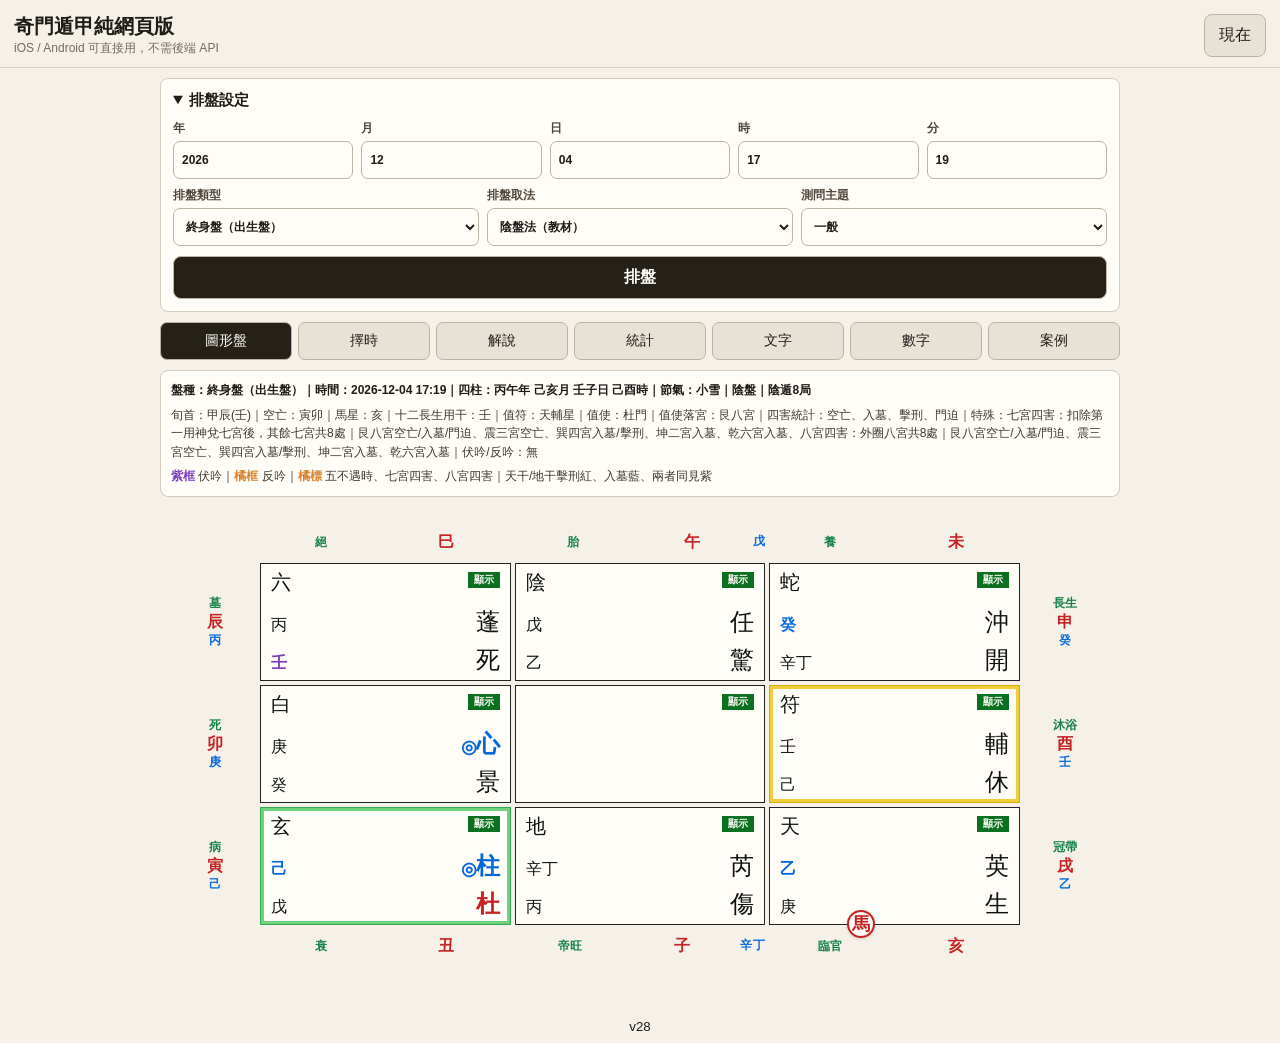
<file: index.html>
<!doctype html>
<html lang="zh-Hant">
<head>
  <meta charset="utf-8">
  <meta name="viewport" content="width=device-width, initial-scale=1, viewport-fit=cover">
  <meta name="theme-color" content="#f5f1e8">
  <meta name="apple-mobile-web-app-capable" content="yes">
  <meta name="apple-mobile-web-app-title" content="奇門靜態版">
  <meta name="apple-mobile-web-app-status-bar-style" content="default">
  <title>奇門遁甲純網頁版</title>
  <link rel="manifest" href="./manifest.webmanifest">
  <link rel="icon" href="./icon.svg" type="image/svg+xml">
  <link rel="apple-touch-icon" href="./icon.svg">
  <link rel="stylesheet" href="./styles.css?v=28">
</head>
<body>
  <header class="app-header">
    <div>
      <h1>奇門遁甲純網頁版</h1>
      <p>iOS / Android 可直接用，不需後端 API</p>
    </div>
    <button id="nowBtn" type="button">現在</button>
  </header>

  <main>
    <details id="chartSettings" class="panel controls" open>
      <summary>排盤設定</summary>
      <div class="form-grid">
        <label>年<input id="year" inputmode="numeric"></label>
        <label>月<input id="month" inputmode="numeric"></label>
        <label>日<input id="day" inputmode="numeric"></label>
        <label>時<input id="hour" inputmode="numeric"></label>
        <label>分<input id="minute" inputmode="numeric"></label>
      </div>
      <div class="form-stack">
        <label>排盤類型
          <select id="chartType">
            <option>終身盤（出生盤）</option>
            <option>時盤（預測盤）</option>
            <option>刻盤</option>
          </select>
        </label>
        <label>排盤取法
          <select id="yuanMethod">
            <option value="yinpan">陰盤法（教材）</option>
            <option value="branch">日支三元</option>
            <option value="fixed5">節氣五日</option>
          </select>
        </label>
        <label>測問主題
          <select id="topic">
            <option>一般</option>
            <option>財運</option>
            <option>投資</option>
            <option>感情</option>
            <option>事業</option>
            <option>健康</option>
            <option>失物</option>
            <option>店面客源</option>
            <option>合作人際</option>
          </select>
        </label>
      </div>
      <div id="queryConditions" class="segmented-row">
        <label>人在
          <select id="presence">
            <option>人在現場</option>
            <option>人不在現場</option>
          </select>
        </label>
        <label>問事者
          <select id="askerGender">
            <option>男問</option>
            <option>女問</option>
          </select>
        </label>
        <label>預測師
          <select id="divinerGender">
            <option>男預測師</option>
            <option>女預測師</option>
          </select>
        </label>
      </div>
      <button id="chartBtn" class="primary" type="button">排盤</button>
    </details>

    <nav class="tabs" aria-label="結果切換">
      <button class="tab active" data-tab="chart">圖形盤</button>
      <button class="tab" data-tab="daily">擇時</button>
      <button class="tab" data-tab="explain">解說</button>
      <button class="tab" data-tab="issues">統計</button>
      <button class="tab" data-tab="text">文字</button>
      <button class="tab" data-tab="number">數字</button>
      <button class="tab" data-tab="cases">案例</button>
    </nav>

    <section id="daily" class="tab-panel">
      <div class="panel daily-intro">
        <h2>一天各時辰求財取象比較</h2>
        <label>日期<input id="dailyDate" type="date"></label>
        <button id="dailyCompare" class="primary" type="button">比較今天各時辰</button>
        <p>評等規則：五不遇時，或全盤同時有干、門、星三伏吟或三反吟為「避開」。其餘所有主宮無四害為「上」，只有一個主宮有四害為「中」，其他為「下」。同一宮有多個用神時只計一個主宮，日干為戊時本人與本金同宮。全盤有伏吟或反吟但未達避開條件，降一級（上→中、中→下），註記「有伏吟/反吟，宜守不宜加碼」。主宮四害總數依各主宮四害種類計算。推薦依等級、主宮四害總數較少、全盤八宮四害數較少、時間較早依序排列，第二名為次選。</p>
        <label class="daily-remember"><input id="dailyRemember" type="checkbox">記住我的位置</label>
        <button id="dailyClearLocation" type="button">清除記住的位置</button>
        <p id="dailyLocationStatus" role="status"></p>
      </div>
      <div id="dailyResults" class="daily-results"></div>
      <p class="daily-notice">此為民俗取象參考。本專案以 5,990 期歷史資料檢驗，盤面標記與開獎結果無關，時辰與方位不改變中獎機率；請依原定預算購買，不要因取象加碼。</p>
    </section>

    <section id="chart" class="tab-panel active">
      <div class="meta-card">
        <strong id="headerText">尚未排盤</strong>
        <span id="summaryText"></span>
        <span class="legend-line"><b class="legend-fuyin">紫框</b> 伏吟｜<b class="legend-reverse">橘框</b> 反吟｜<b class="legend-reverse">橘標</b> 五不遇時、七宮四害、八宮四害｜天干/地干擊刑紅、入墓藍、兩者同見紫</span>
      </div>
      <div class="chart-scroll">
        <div id="qimenGrid" class="qimen-grid"></div>
      </div>
      <section id="palacePanel" class="palace-panel" role="region" aria-labelledby="palacePanelTitle" tabindex="-1" hidden>
        <div class="palace-panel-heading">
          <h2 id="palacePanelTitle"></h2>
          <button id="palaceCloseBtn" type="button" aria-label="關閉單宮解析">關閉</button>
        </div>
        <pre id="palacePanelText"></pre>
        <button id="palaceHostBtn" type="button" hidden>看坤二宮</button>
      </section>
    </section>

    <section id="explain" class="tab-panel">
      <pre id="explainText" class="text-card"></pre>
    </section>

    <section id="issues" class="tab-panel">
      <pre id="issueText" class="text-card"></pre>
    </section>

    <section id="text" class="tab-panel">
      <pre id="textChart" class="text-card"></pre>
    </section>

    <section id="cases" class="tab-panel">
      <div class="meta-card case-intro">
        <h2>陰盤案例</h2>
        <p>本頁以教材陰盤法整理：八宮排布不列中宮，五宮寄坤二宮；局數以年支數、農曆月、農曆日及時支數相加除九取餘，餘零作九。子起一、亥為十二，陰陽遁依節氣區分。</p>
        <p>四害為空亡（旬內未配到的地支）、入墓（干氣入墓庫）、擊刑（六儀與宮支形成刑）、門迫（門五行剋宮）。五不遇時指時干剋日干且陰陽同性。伏吟為相應干、門或星回到本位，反吟為移至對宮；各層分別判定，勿混為整盤結論。</p>
        <p>以下為匿名教材摘要。未交代的判讀不補作授課結論；「載入此盤」使用本站引擎，與教材的差異列於各案例。</p>
      </div>
      <div class="case-filter">
        <label for="caseCategory">問題類別</label>
        <select id="caseCategory"><option value="">全部</option></select>
        <span id="caseCount" role="status"></span>
      </div>
      <div id="caseList" class="case-list"></div>
    </section>

    <section id="number" class="tab-panel">
      <section class="panel controls plate-controls">
        <div class="section-title">數字奇門</div>
        <div class="form-stack plate-stack">
          <label>分析類型
            <select id="numberKind">
              <option>手機號碼</option>
              <option>銀行帳戶</option>
              <option>車牌</option>
            </select>
          </label>
          <label>號碼
            <input id="numberInput" autocomplete="off" autocapitalize="characters" placeholder="手機、帳戶或 ABC-1234">
          </label>
          <label>性別
            <select id="numberGender">
              <option>男</option>
              <option>女</option>
            </select>
          </label>
          <label>流年
            <input id="numberYear" inputmode="numeric">
          </label>
        </div>
        <button id="numberBtn" class="primary" type="button">分析數字</button>
      </section>
      <div id="numberCards" class="number-cards"></div>
      <pre id="numberText" class="text-card"></pre>
    </section>
  </main>
  <footer style="text-align: center; padding: 0.5rem"><small>v28</small></footer>

  <script src="./lunar.js?v=28"></script>
  <script src="./qimen_static_core.js?v=28"></script>
  <script src="./number_core.js?v=28"></script>
  <script src="./qimen_cases.js?v=28"></script>
  <script src="./qimen_static_app.js?v=28"></script>
  <script src="./qimen_daily.js?v=28"></script>
</body>
</html>
</file>
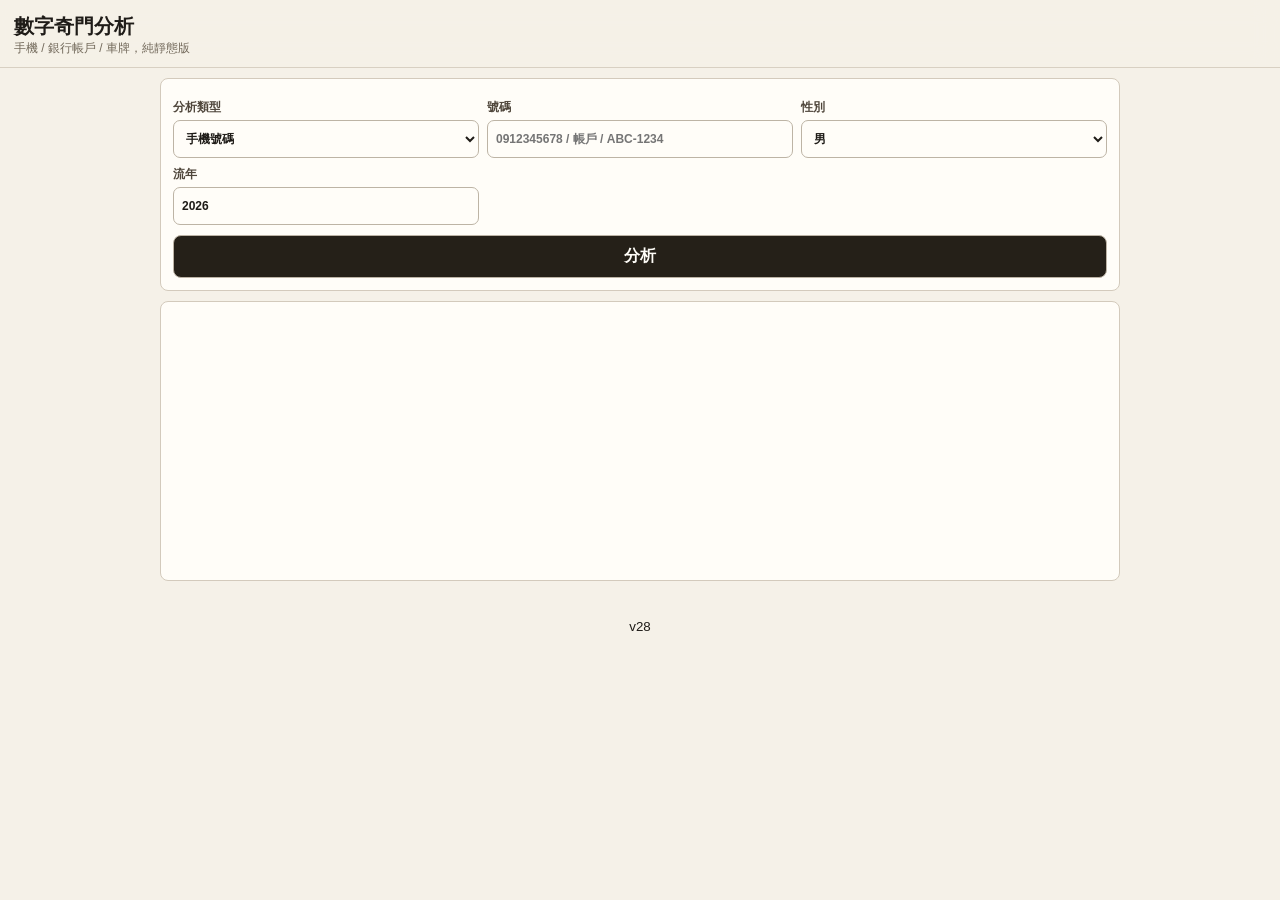
<file: number_static.html>
<!doctype html>
<html lang="zh-Hant">
<head>
  <meta charset="utf-8">
  <meta name="viewport" content="width=device-width, initial-scale=1">
  <title>數字奇門分析</title>
  <link rel="stylesheet" href="./styles.css?v=28">
</head>
<body>
  <header class="app-header">
    <div>
      <h1>數字奇門分析</h1>
      <p>手機 / 銀行帳戶 / 車牌，純靜態版</p>
    </div>
  </header>
  <main>
    <section class="panel controls">
      <div class="form-stack">
        <label>分析類型
          <select id="kind">
            <option>手機號碼</option>
            <option>銀行帳戶</option>
            <option>車牌</option>
          </select>
        </label>
        <label>號碼
          <input id="value" autocomplete="off" autocapitalize="characters" placeholder="0912345678 / 帳戶 / ABC-1234">
        </label>
        <label>性別
          <select id="gender">
            <option>男</option>
            <option>女</option>
          </select>
        </label>
        <label>流年
          <input id="year" inputmode="numeric">
        </label>
      </div>
      <button id="run" class="primary" type="button">分析</button>
    </section>
    <section>
      <div id="cards" class="number-cards"></div>
      <pre id="result" class="text-card"></pre>
    </section>
  </main>
  <footer style="text-align: center; padding: 0.5rem"><small>v28</small></footer>
  <script src="./number_core.js?v=28"></script>
  <script>
    const $s = (id) => document.getElementById(id);
    $s("year").value = new Date().getFullYear();
    function card(chart) {
      const el = document.createElement("div");
      el.className = "number-card";
      el.innerHTML = `
        <strong>${chart.chart_type}｜${chart.palace_name}</strong>
        <div class="row"><span>引干</span><b>${chart.lead_stem}</b></div>
        <div class="row"><span>八神</span><b>${chart.god}</b></div>
        <div class="row"><span>九星</span><b>${chart.star}</b></div>
        <div class="row"><span>八門</span><b>${chart.door}</b></div>
        <div class="row"><span>天干</span><b>${chart.heaven_stem}</b></div>
        <div class="row"><span>地干</span><b>${chart.earth_stem}</b></div>`;
      return el;
    }
    $s("run").addEventListener("click", () => {
      try {
        const kind = $s("kind").value;
        const value = $s("value").value;
        const gender = $s("gender").value;
        const year = $s("year").value;
        const data = kind === "銀行帳戶"
          ? QimenNumber.analyzeBank(value, gender, year)
          : kind === "車牌"
            ? QimenNumber.analyzePlate(value, gender, year)
            : QimenNumber.analyzePhone(value, gender, year);
        $s("cards").innerHTML = "";
        data.charts.forEach((chart) => $s("cards").appendChild(card(chart)));
        $s("result").textContent = data.analysis;
      } catch (error) {
        alert(error.message);
      }
    });
  </script>
</body>
</html>
</file>
<file: styles.css>
:root {
  color-scheme: light;
  --bg: #f5f1e8;
  --paper: #fffdf8;
  --ink: #1f1c18;
  --muted: #746b5c;
  --line: #222;
  --green: #16824a;
  --red: #c72222;
  --blue: #0668d7;
  --purple: #7a3db8;
  --orange: #d9822b;
  --yellow: #ffe070;
  --soft-green: #b9edb0;
}

* { box-sizing: border-box; }

html {
  -webkit-text-size-adjust: 100%;
  text-size-adjust: 100%;
}

body {
  margin: 0;
  background: var(--bg);
  color: var(--ink);
  font-family: -apple-system, BlinkMacSystemFont, "Microsoft JhengHei UI", "PingFang TC", "Noto Sans TC", sans-serif;
}

.app-header {
  position: sticky;
  top: 0;
  z-index: 20;
  display: flex;
  align-items: center;
  justify-content: space-between;
  gap: 12px;
  padding: 14px 14px 10px;
  background: rgba(245, 241, 232, 0.96);
  border-bottom: 1px solid #d8d0c2;
  backdrop-filter: blur(12px);
}

h1 {
  margin: 0;
  font-size: 20px;
  line-height: 1.2;
}

p {
  margin: 2px 0 0;
  color: var(--muted);
  font-size: 12px;
}

main {
  width: min(100%, 980px);
  margin: 0 auto;
  padding: 10px 10px 28px;
}

button, input, select {
  font: inherit;
}

button {
  border: 1px solid #bcb3a5;
  background: #e8e2d6;
  color: var(--ink);
  border-radius: 8px;
  padding: 10px 14px;
}

.primary {
  width: 100%;
  margin-top: 10px;
  background: #252018;
  color: #fffdf8;
  font-weight: 700;
}

.panel, .meta-card, .text-card {
  background: var(--paper);
  border: 1px solid #d3cabc;
  border-radius: 8px;
}

.controls {
  padding: 12px;
}

.plate-controls {
  margin-top: 10px;
}

.section-title {
  margin-bottom: 8px;
  font-size: 15px;
  font-weight: 900;
}

.form-grid {
  display: grid;
  grid-template-columns: repeat(5, 1fr);
  gap: 8px;
}

.form-grid.compact {
  grid-template-columns: 1fr 1fr;
  margin-top: 8px;
}

.form-stack {
  display: grid;
  gap: 8px;
  margin-top: 8px;
}

.segmented-row {
  display: grid;
  grid-template-columns: repeat(3, 1fr);
  gap: 8px;
  margin-top: 8px;
}

.plate-stack {
  margin-top: 0;
}

label {
  display: grid;
  gap: 4px;
  color: #4f463b;
  font-size: 12px;
  font-weight: 700;
}

input, select {
  width: 100%;
  min-height: 38px;
  border: 1px solid #bdb4a5;
  border-radius: 7px;
  background: #fffdf8;
  padding: 6px 8px;
  color: var(--ink);
}

.tabs {
  position: sticky;
  top: 61px;
  z-index: 19;
  display: grid;
  grid-template-columns: repeat(7, minmax(0, 1fr));
  gap: 6px;
  padding: 10px 0;
  background: var(--bg);
}

.case-intro h2 { margin: 0 0 8px; font-size: 20px; }
.case-intro p, .case-card p { color: var(--ink); font-size: 15px; line-height: 1.8; white-space: pre-wrap; overflow-wrap: anywhere; }
.case-intro p + p { margin-top: 10px; }
.case-filter { display: flex; align-items: center; flex-wrap: wrap; gap: 10px; margin: 14px 0; }
.case-filter select { width: auto; max-width: 100%; }
.case-list { display: grid; gap: 12px; }
.case-card { min-width: 0; padding: 14px; background: var(--paper); border: 1px solid #d8d0c2; border-radius: 12px; }
.case-card summary { cursor: pointer; line-height: 1.7; }
.case-card summary strong { font-size: 18px; }
.case-card summary span { display: block; }
.case-card .case-meta { color: var(--muted); font-size: 13px; }
.case-card h3 { margin: 18px 0 4px; font-size: 16px; }
.case-supplement { margin-top: 18px; padding: 14px; border-left: 4px solid #806334; border-radius: 8px; background: #f4ead7; }
.case-supplement-label { display: inline-block; margin-bottom: 8px; color: #61481f; font-size: 14px; }
.case-supplement p { margin: 0; }
#chart { scroll-margin-top: 130px; }

.tab {
  padding: 9px 4px;
  border-radius: 7px;
  font-size: 14px;
}

.tab.active {
  background: #252018;
  color: #fffdf8;
}

.tab-panel {
  display: none;
}

.tab-panel.active {
  display: block;
}

.meta-card {
  display: grid;
  gap: 6px;
  padding: 10px;
  font-size: 12px;
  line-height: 1.55;
}

.meta-card span {
  color: #3d362d;
}

.legend-line {
  font-size: 12px;
}

.legend-fuyin {
  color: var(--purple);
}

.legend-reverse {
  color: var(--orange);
}

.chart-scroll {
  overflow-x: auto;
  -webkit-overflow-scrolling: touch;
  padding: 14px 10px;
  margin-top: 10px;
  border: 4px solid transparent;
  border-radius: 8px;
}

.chart-scroll.chart-resonance-fuyin {
  border-color: var(--purple);
}

.chart-scroll.chart-resonance-reverse {
  border-color: var(--orange);
}

.qimen-grid {
  display: grid;
  position: relative;
  grid-template-columns: 42px repeat(3, minmax(0, 1fr)) 42px;
  grid-template-rows: 32px repeat(3, 104px) 32px;
  gap: 4px;
  width: 100%;
  min-width: 0;
}

.chart-resonance-badge {
  align-self: start;
  justify-self: center;
  z-index: 4;
  transform: translateY(-2px);
  background: var(--paper);
  color: var(--purple);
  border: 1px solid currentColor;
  border-radius: 6px;
  padding: 2px 8px;
  font-size: 12px;
  font-weight: 900;
  pointer-events: none;
}

.chart-resonance-reverse .chart-resonance-badge {
  color: var(--orange);
}

.outer-label {
  display: flex;
  align-items: center;
  justify-content: center;
  color: var(--green);
  font-size: 13px;
  font-weight: 800;
  text-align: center;
  white-space: nowrap;
  line-height: 1.15;
  overflow: visible;
  gap: 3px;
}

.outer-left,
.outer-right {
  flex-direction: column;
  gap: 4px;
  white-space: normal;
  justify-self: center;
  align-self: center;
  width: 38px;
  min-height: 58px;
  padding: 2px 0;
}

.outer-branch,
.outer-stage {
  display: block;
  width: 100%;
  text-align: center;
  line-height: 1.05;
}

.outer-branch {
  color: var(--red);
  font-size: 16px;
  font-weight: 900;
}

.outer-stage {
  color: var(--green);
  font-size: 12px;
  font-weight: 900;
}

.outer-stem {
  color: #0768d8;
  font-size: 12px;
  font-weight: 900;
  display: inline-flex;
  gap: 1px;
}

.outer-left .outer-stem,
.outer-right .outer-stem {
  flex-direction: column;
  line-height: 1.05;
}

.outer-separator {
  display: block;
  width: 24px;
  height: 2px;
  border-radius: 999px;
  background: currentColor;
  opacity: 0.65;
}

.outer-top,
.outer-bottom {
  min-width: 0;
}

.horse-badge {
  z-index: 5;
  align-self: center;
  justify-self: center;
  display: flex;
  width: 28px;
  height: 28px;
  align-items: center;
  justify-content: center;
  border: 2px solid var(--red);
  border-radius: 999px;
  background: #fffdf8;
  color: var(--red);
  font-size: 18px;
  font-weight: 900;
  line-height: 1;
  pointer-events: none;
  box-shadow: 0 1px 3px rgba(70, 40, 20, 0.18);
}

.horse-top {
  transform: translate(34px, 22px);
}

.horse-right {
  transform: translate(14px, -34px);
}

.horse-bottom {
  transform: translate(-34px, -22px);
}

.horse-left {
  transform: translate(-14px, 34px);
}

.palace {
  position: relative;
  overflow: hidden;
  min-width: 0;
  background: var(--paper);
  border: 1px solid var(--line);
  padding: 6px 7px;
  display: grid;
  grid-template-areas:
    "god badge badge"
    "heaven spacer star"
    "earth special door";
  grid-template-columns: 30px minmax(0, 1fr) 38px;
  grid-template-rows: 24px 1fr 1fr;
  gap: 0 4px;
}

.palace.marker-first {
  border-color: #d4b000;
  box-shadow: inset 0 0 0 3px #f0ce39;
}

.palace.marker-second {
  border-color: #36a752;
  box-shadow: inset 0 0 0 3px #6ed27d;
}

.palace.marker-first.marker-second {
  border-color: #36a752;
  box-shadow: inset 0 0 0 3px #f0ce39, inset 0 0 0 6px #6ed27d;
}


.special-flag {
  display: inline-block;
  margin-left: 4px;
  padding: 1px 4px;
  border-radius: 4px;
  background: #fff0d5;
  color: var(--orange);
  font-size: 10px;
  font-weight: 900;
  line-height: 1.2;
}

.god {
  grid-area: god;
  color: #111;
  font-size: 20px;
  font-weight: 500;
  line-height: 1;
  min-width: 0;
  text-align: left;
  overflow-wrap: anywhere;
}

.palace-show {
  border: 0;
  border-radius: 0;
  cursor: pointer;
  grid-area: badge;
  justify-self: end;
  align-self: start;
  padding: 2px 6px;
  background: #0b701f;
  color: #fffdf8;
  font-size: 10px;
  font-weight: 800;
  line-height: 1.2;
}

.palace.palace-selected {
  outline: 3px solid var(--blue);
  outline-offset: -3px;
}

.palace-show:focus-visible {
  outline: 2px solid var(--blue);
  outline-offset: 1px;
}

.palace-panel {
  margin-top: 12px;
  padding: 14px;
  min-width: 0;
  max-width: 100%;
  background: var(--paper);
  border: 2px solid var(--blue);
  border-radius: 8px;
  overflow-wrap: anywhere;
}

.palace-panel[hidden], .palace-panel button[hidden] { display: none; }
.palace-panel-heading { display: flex; align-items: start; gap: 10px; justify-content: space-between; }
.palace-panel h2 { margin: 0; font-size: 17px; line-height: 1.5; }
.palace-panel-heading button { flex-shrink: 0; }
.palace-panel pre { margin: 14px 0 0; font: inherit; font-size: 14px; line-height: 1.8; white-space: pre-wrap; overflow-wrap: anywhere; }
.palace-panel:focus-visible { outline: 2px solid var(--ink); outline-offset: 2px; }

.stem-line {
  align-self: end;
  color: #111;
  font-size: 16px;
  font-weight: 500;
  line-height: 1.15;
  min-width: 0;
  overflow-wrap: anywhere;
}

.heaven-stem {
  grid-area: heaven;
}

.earth-stem {
  grid-area: earth;
}

.palace-specials {
  grid-area: special;
  align-self: end;
  justify-self: start;
  min-width: 0;
}

.empty-marker {
  grid-area: star;
  align-self: end;
  justify-self: end;
  margin-right: 1.25em;
  color: var(--blue);
  font-size: 18px;
  font-weight: 900;
  line-height: 1;
}

.star {
  grid-area: star;
  color: #111;
  align-self: end;
  justify-self: end;
  font-size: 21px;
  font-weight: 500;
  line-height: 1.05;
}

.door {
  grid-area: door;
  color: #111;
  align-self: end;
  justify-self: end;
  font-size: 21px;
  font-weight: 500;
  line-height: 1.05;
}

.marker {
  grid-area: marker;
  align-self: center;
  justify-self: center;
  max-width: 100%;
  padding: 3px 6px;
  background: var(--yellow);
  color: #19150f;
  font-size: 11px;
  font-weight: 800;
  line-height: 1.15;
  text-align: center;
  white-space: normal;
}

.marker.second {
  background: var(--soft-green);
}

.issue-strike { color: var(--red); font-weight: 800; }
.issue-tomb { color: var(--blue); font-weight: 800; }
.issue-both { color: var(--purple); font-weight: 800; }
.issue-empty { color: var(--blue); font-weight: 800; }

.text-card {
  width: 100%;
  min-height: 280px;
  margin: 0;
  padding: 12px;
  overflow: auto;
  white-space: pre-wrap;
  word-break: break-word;
  font-size: 14px;
  line-height: 1.65;
}

.number-cards {
  display: grid;
  gap: 10px;
  margin-bottom: 10px;
}

.number-card {
  background: var(--paper);
  border: 1px solid #241f18;
  border-radius: 8px;
  padding: 12px;
}

.number-card strong {
  display: block;
  color: var(--green);
  margin-bottom: 8px;
}

.number-card .row {
  display: flex;
  justify-content: space-between;
  gap: 10px;
  padding: 3px 0;
  border-bottom: 1px dashed #ddd2c1;
  font-size: 14px;
}

.number-card .row:last-child {
  border-bottom: 0;
}

@media (max-width: 520px) {
  main {
    padding-left: 8px;
    padding-right: 8px;
  }

  .meta-card {
    font-size: 11px;
    line-height: 1.5;
  }

  .legend-line {
    font-size: 11px;
  }

  .chart-scroll {
    padding: 12px 6px;
  }

  .qimen-grid {
    grid-template-columns: 36px repeat(3, minmax(0, 1fr)) 36px;
    grid-template-rows: 30px repeat(3, 104px) 30px;
    gap: 3px;
  }

  .palace {
    padding: 5px 5px;
    grid-template-columns: 23px minmax(0, 1fr) 32px;
    grid-template-rows: 22px 1fr 1fr;
    gap: 0 2px;
  }

  .god {
    font-size: 14px;
    line-height: 1.05;
  }

  .palace-show {
    padding: 1px 4px;
    font-size: 9px;
  }

  .stem-line {
    font-size: 11px;
    line-height: 1.08;
  }

  .star,
  .door {
    font-size: 14px;
    line-height: 1.02;
  }

  .empty-marker {
    font-size: 14px;
    margin-right: 1.15em;
  }

  .special-flag {
    margin-left: 2px;
    padding: 1px 3px;
    font-size: 9px;
  }

  .outer-label {
    font-size: 11px;
    line-height: 1.05;
  }

  .outer-left,
  .outer-right {
    width: 32px;
    min-height: 52px;
    gap: 2px;
  }

  .outer-branch {
    font-size: 14px;
  }

  .outer-stage,
  .outer-stem {
    font-size: 10px;
  }

  .horse-badge {
    width: 21px;
    height: 21px;
    font-size: 13px;
  }

  .horse-top {
    transform: translate(18px, 0);
  }

  .horse-right {
    transform: translate(0, -18px);
  }

  .horse-bottom {
    transform: translate(-18px, 0);
  }

  .horse-left {
    transform: translate(0, 18px);
  }
}

@media (min-width: 760px) {
  .form-stack {
    grid-template-columns: repeat(3, 1fr);
  }

  .number-cards {
    grid-template-columns: repeat(2, 1fr);
  }

  .qimen-grid {
    grid-template-columns: 82px repeat(3, minmax(132px, 1fr)) 82px;
    grid-template-rows: 34px repeat(3, 118px) 34px;
    width: auto;
  }

  .outer-left,
  .outer-right {
    flex-direction: column;
    white-space: normal;
    width: 64px;
    min-height: 64px;
    transform: none;
  }

  .outer-separator {
    width: 2px;
    height: 16px;
  }

  .palace {
    padding: 8px 10px;
    grid-template-columns: 44px minmax(0, 1fr) 54px;
  }

  .star {
    font-size: 24px;
  }

  .door {
    font-size: 24px;
  }

  .marker {
    font-size: 12px;
    white-space: nowrap;
  }
}

.daily-intro, .daily-card { padding: 14px; min-width: 0; }
.daily-intro h2 { margin: 0 0 12px; font-size: 19px; }
.daily-intro p, .daily-card p, .daily-notice { color: var(--ink); font-size: 14px; line-height: 1.7; white-space: pre-wrap; overflow-wrap: anywhere; }
.daily-intro p { margin: 12px 0; }
.daily-remember { display: flex; align-items: center; margin: 12px 0; }
.daily-remember input { width: auto; min-height: 0; }
.daily-results { display: grid; gap: 10px; margin-top: 10px; }
.daily-card { background: var(--paper); border: 1px solid #d3cabc; border-radius: 8px; }
.daily-card h3 { margin: 0 0 8px; font-size: 16px; overflow-wrap: anywhere; }
.daily-card button { margin: 10px 8px 0 0; }
.daily-avoid { background: #fff0eb; border-color: #b83d28; }
.daily-notice { margin: 16px 0; font-weight: 700; }
@media (max-width: 520px) { .tabs { grid-template-columns: repeat(4, minmax(0, 1fr)); } }

#chartSettings > summary { cursor: pointer; font-size: 15px; font-weight: 900; }
#chartSettings[open] > summary { margin-bottom: 10px; }
@media (max-width: 640px) {
  .app-header { position: static; }
  .tabs { top: 0; z-index: 20; border-bottom: 1px solid #d8d0c2; }
}
</file>
